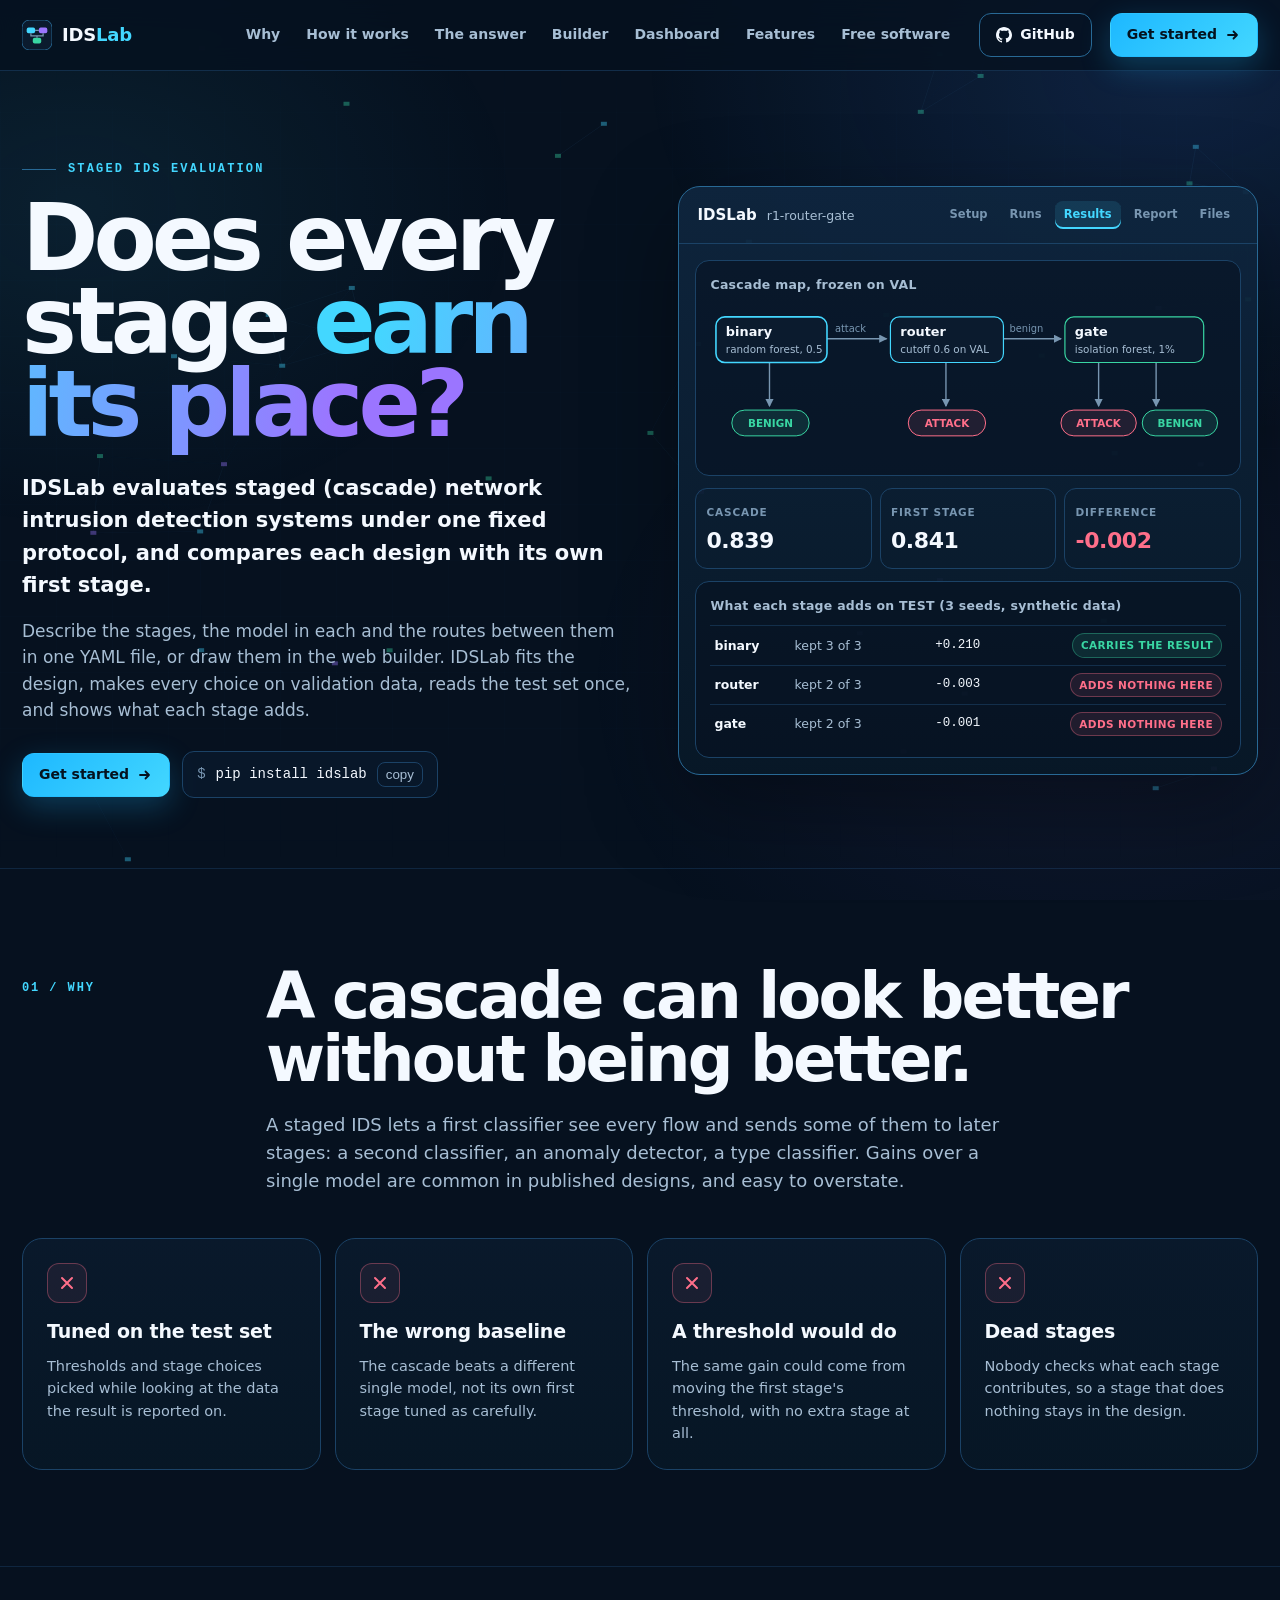
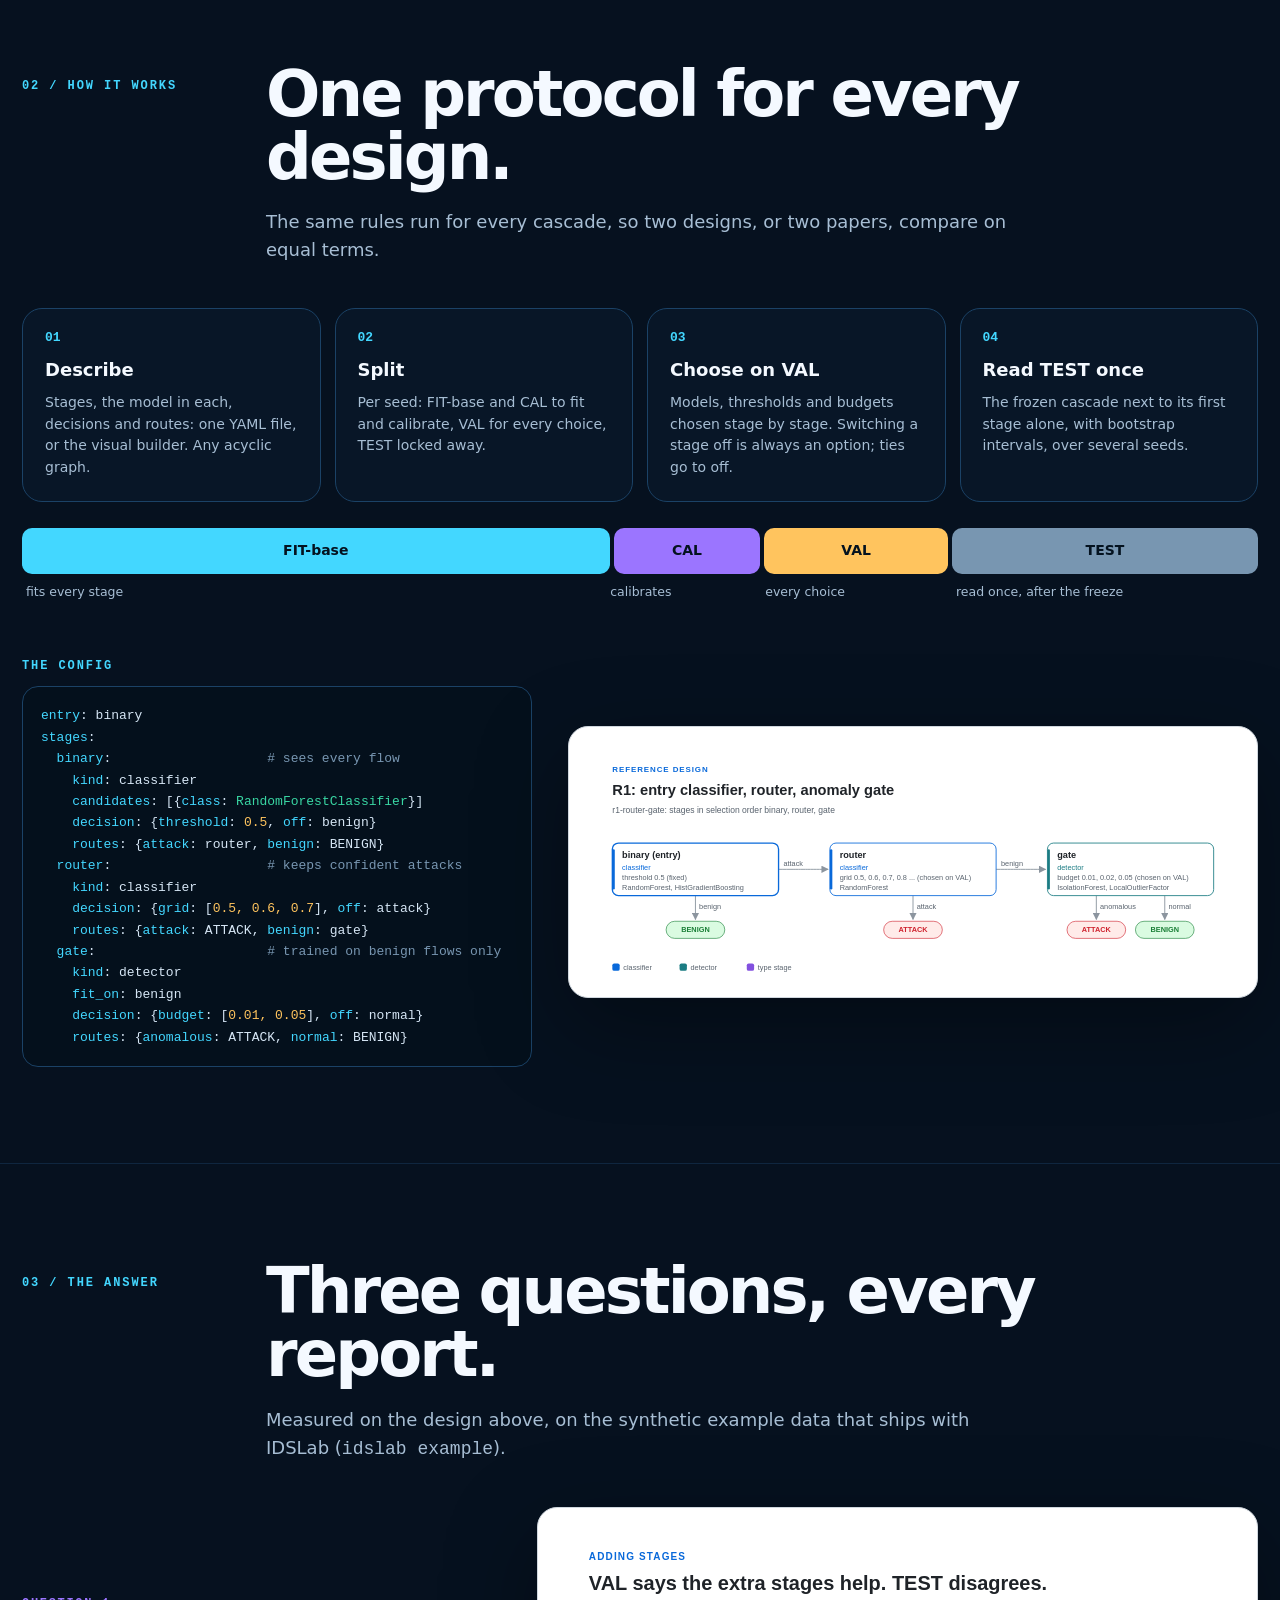
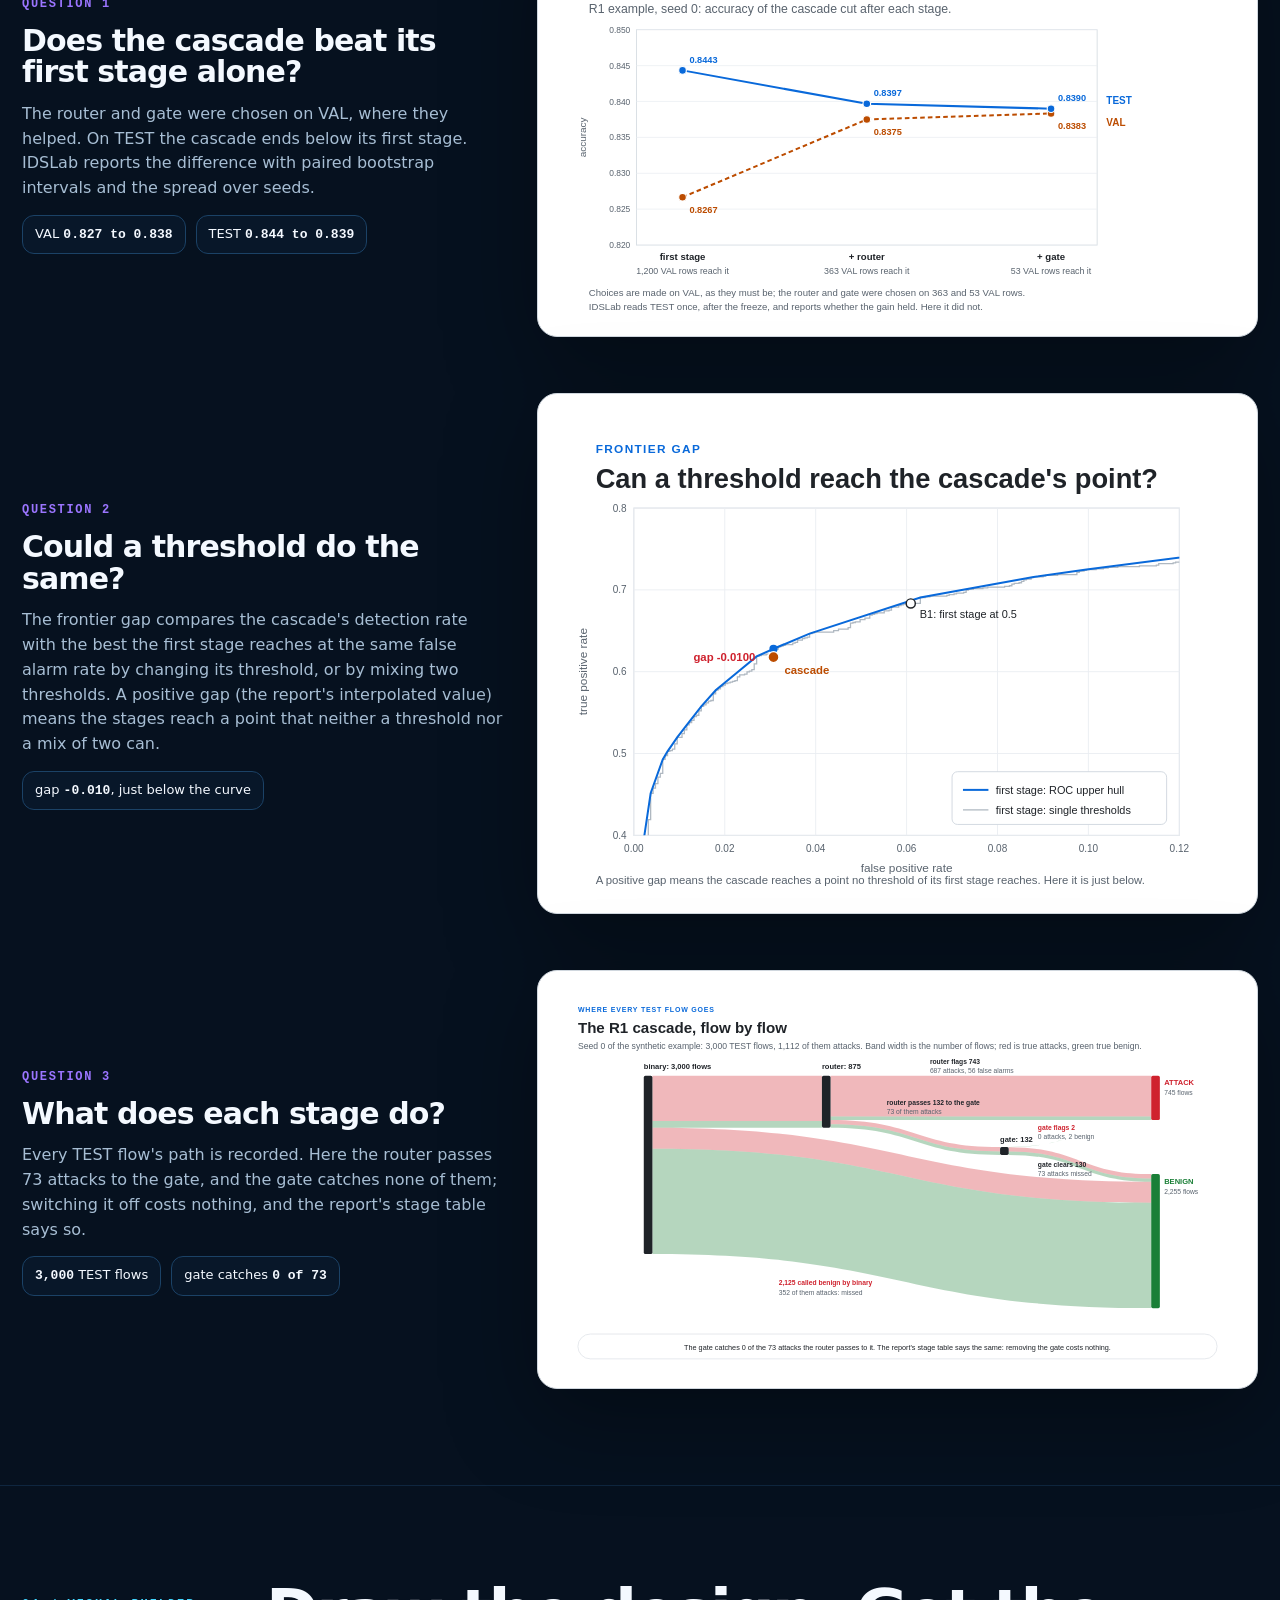
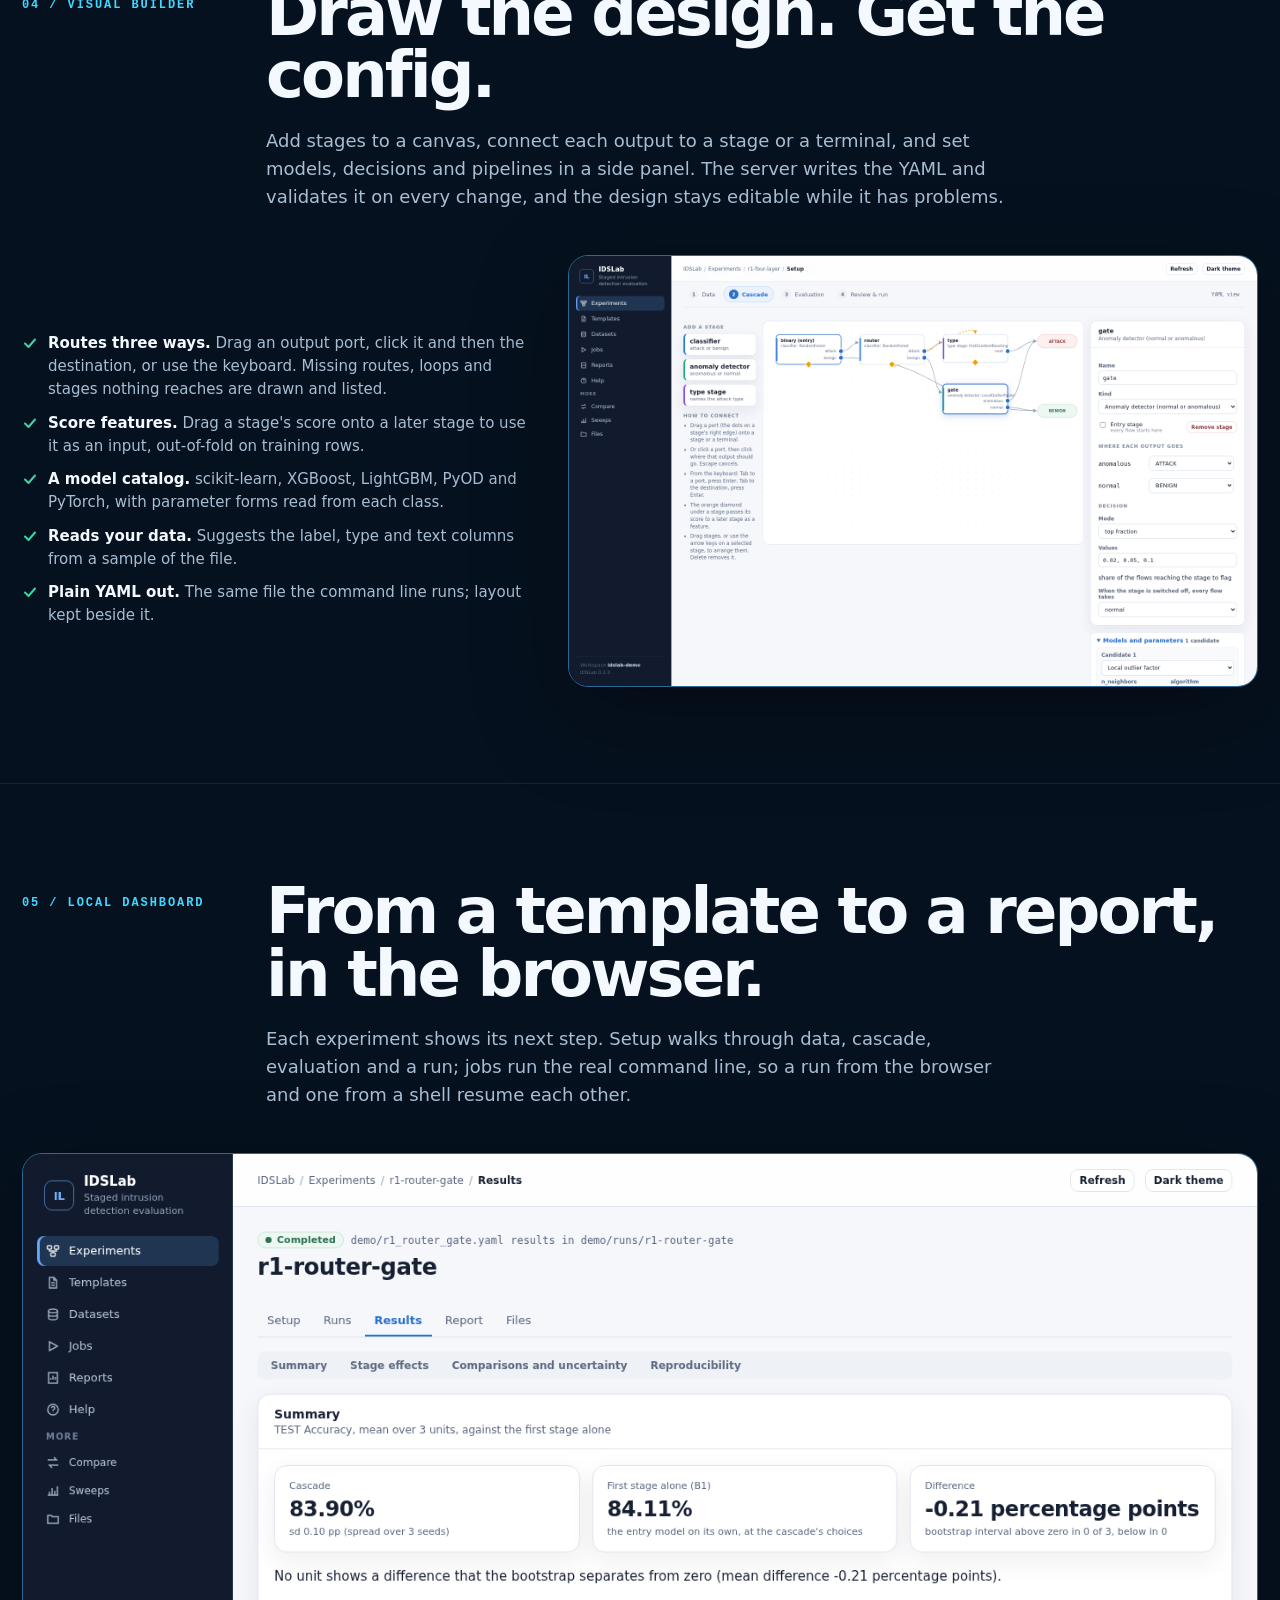
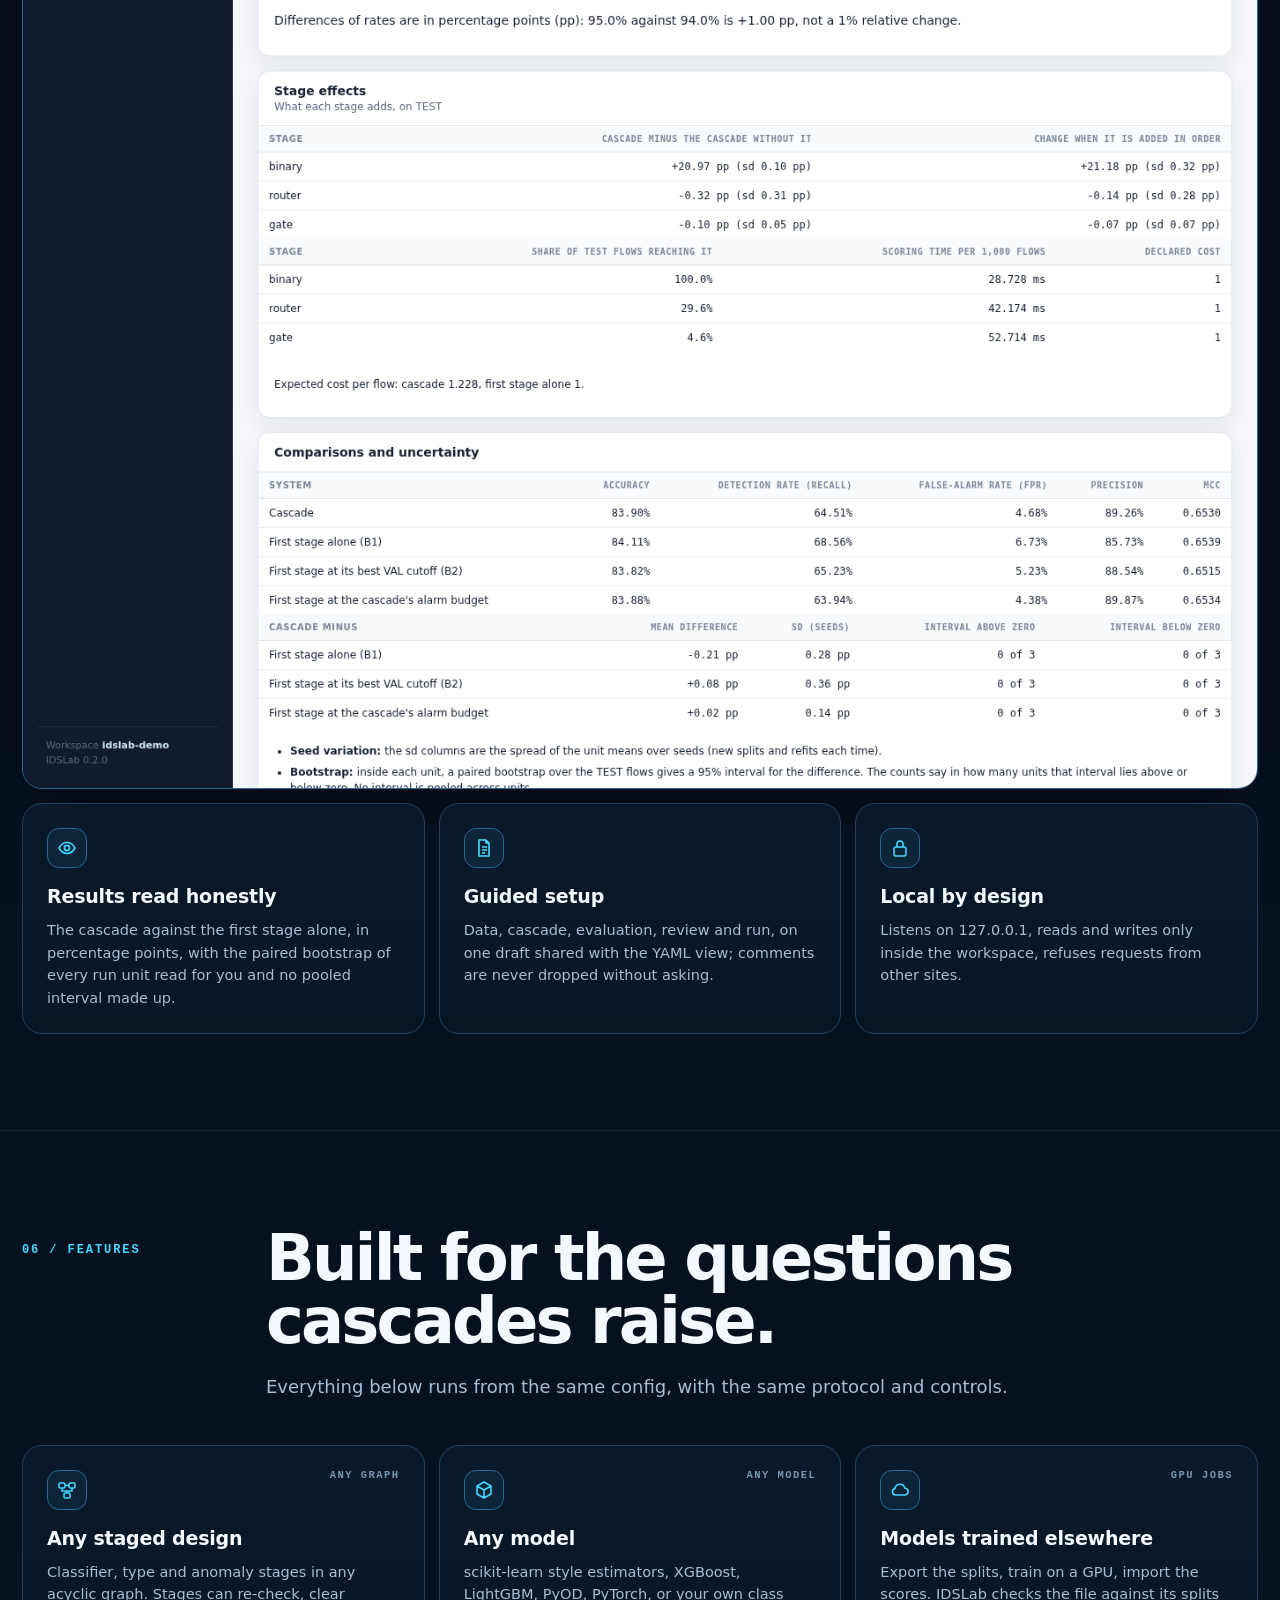
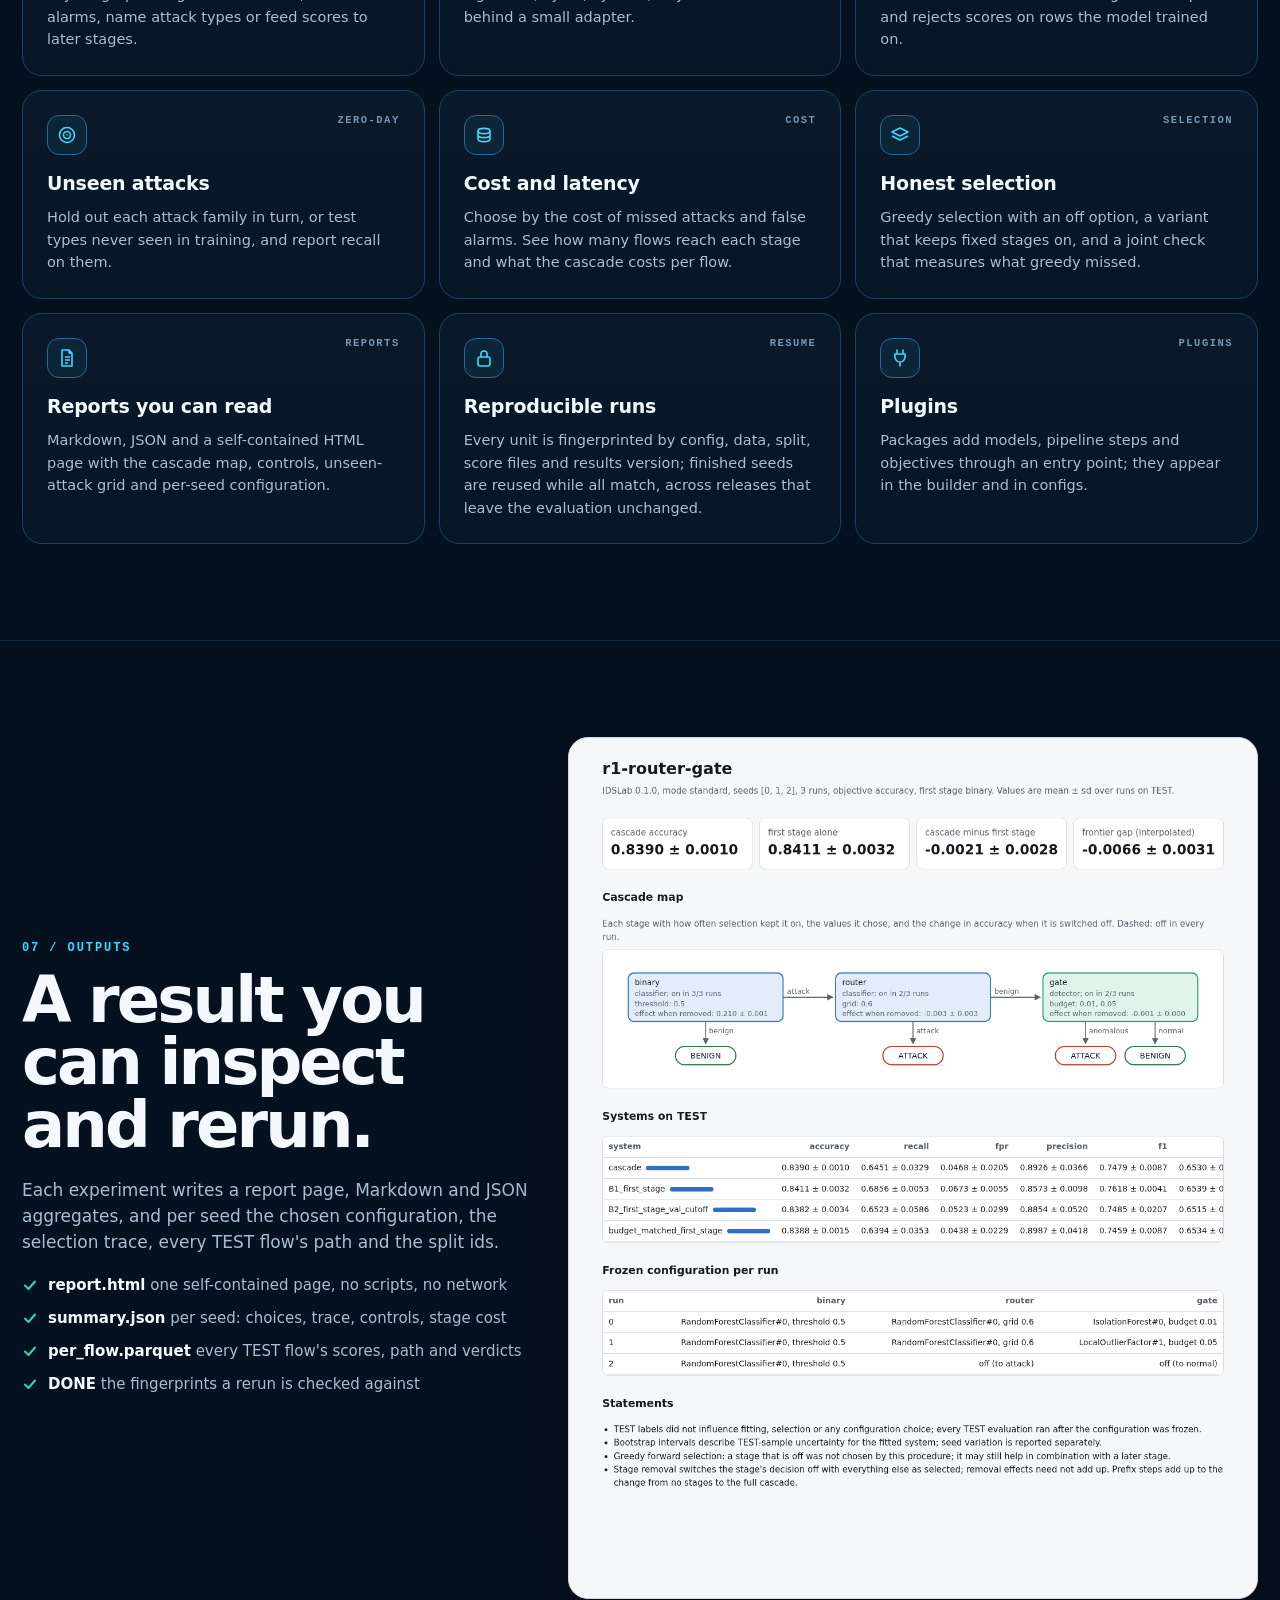
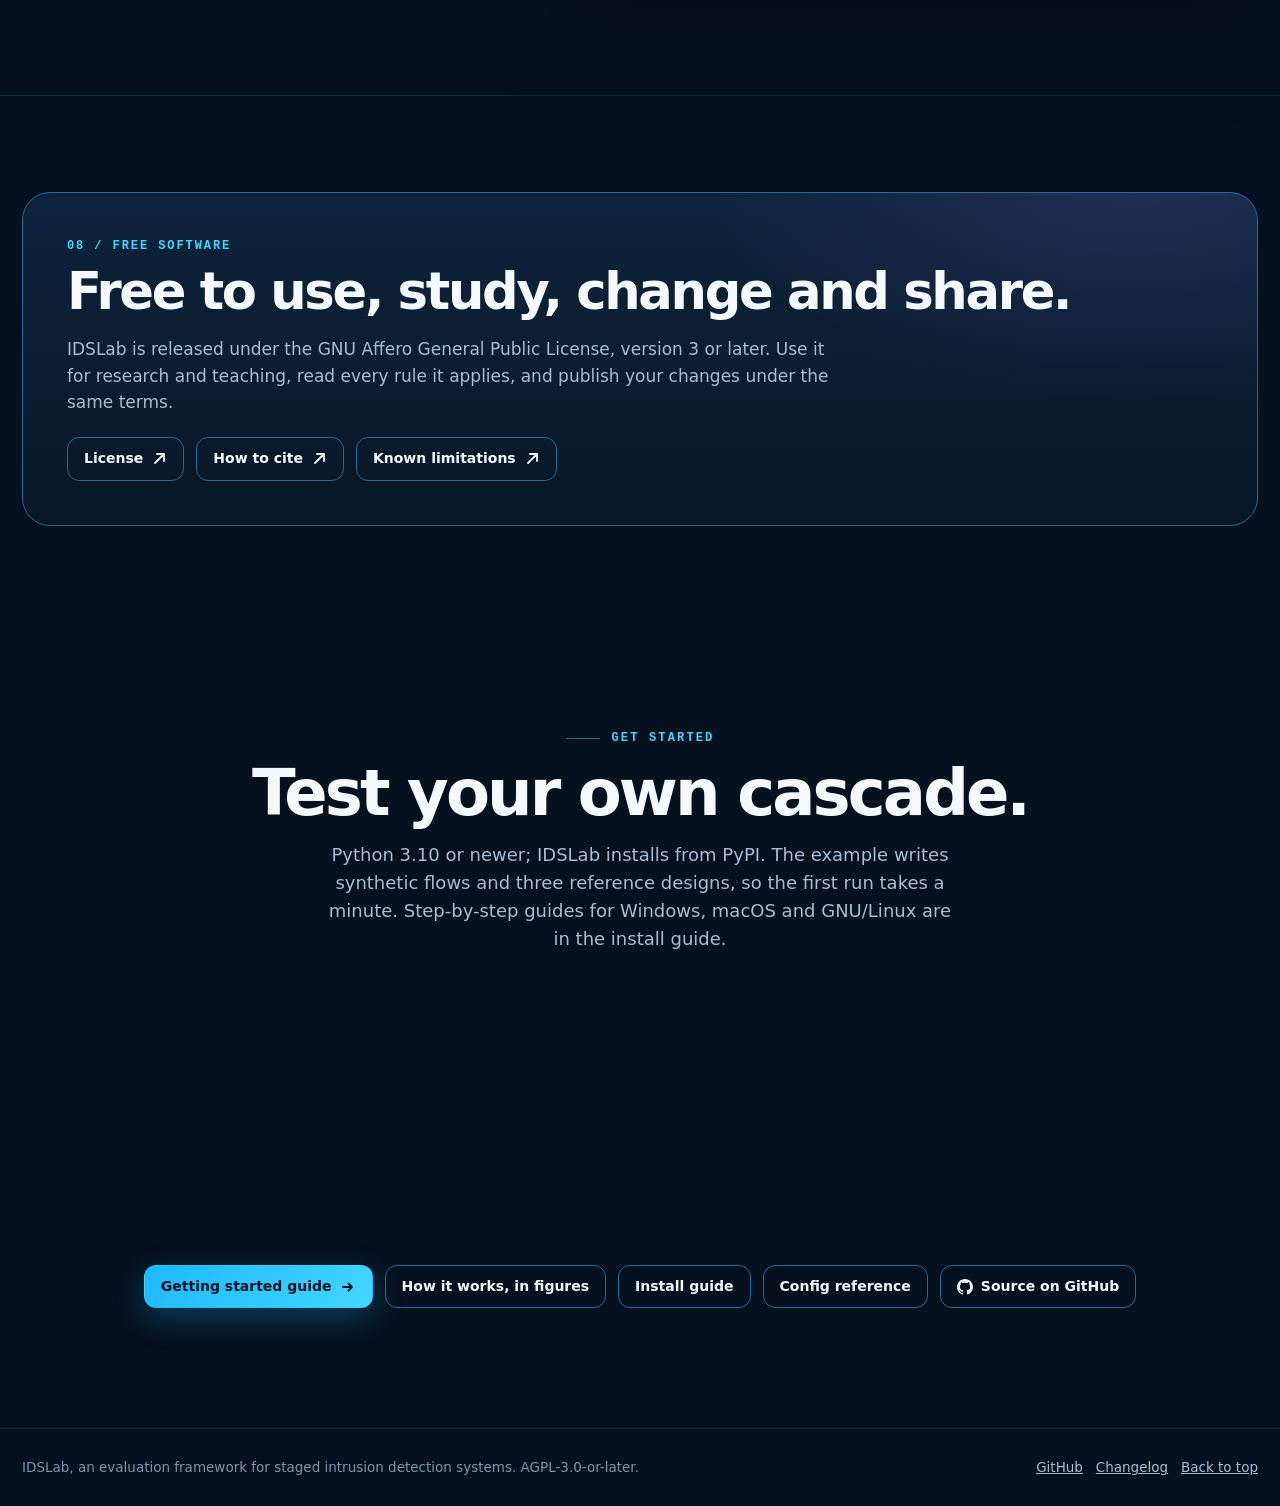
<file: docs/index.html>
<!doctype html>
<!-- SPDX-License-Identifier: AGPL-3.0-or-later -->
<!-- Copyright (C) 2026 hashtagRR -->
<html lang="en">
<head>
<meta charset="utf-8" />
<meta name="viewport" content="width=device-width,initial-scale=1" />
<meta name="description" content="IDSLab evaluates staged (cascade) intrusion detection systems under one fixed protocol and shows whether every stage earns its place against the first stage alone." />
<meta name="theme-color" content="#06111f" />
<meta property="og:title" content="IDSLab | Staged IDS evaluation" />
<meta property="og:description" content="Describe a cascade IDS in one YAML file. IDSLab fits it, makes every choice on validation data, and reports it on test data next to its own first stage." />
<meta property="og:image" content="https://hashtagRR.github.io/IDSLab/img/idslab-overview.svg" />
<title>IDSLab | Staged IDS Evaluation</title>
<link rel="icon" href="data:image/svg+xml,%3Csvg xmlns='http://www.w3.org/2000/svg' viewBox='0 0 32 32'%3E%3Crect width='32' height='32' rx='8' fill='%2306111f'/%3E%3Crect x='5' y='8' width='9' height='6' rx='2' fill='%2343d7ff'/%3E%3Crect x='18' y='8' width='9' height='6' rx='2' fill='%239b75ff'/%3E%3Crect x='11.5' y='19' width='9' height='6' rx='2' fill='%2339d6a3'/%3E%3C/svg%3E" />
<style>
:root{
  --bg:#06111f;--bg-2:#081827;--panel:#0b1b2e;--panel-2:#0f263f;--panel-3:#102d4b;
  --line:#1b4266;--line-hi:#286995;--text:#f4f9ff;--muted:#a7bed4;--muted-2:#7896b1;
  --cyan:#43d7ff;--cyan-2:#1db8ff;--blue:#4a8cff;--violet:#9b75ff;--green:#39d6a3;--amber:#ffc45e;--red:#ff6f8a;
  --max:1240px;--radius:20px;--shadow:0 28px 90px rgba(0,0,0,.34);
}
*{box-sizing:border-box}
html{scroll-behavior:smooth}
body{margin:0;background:var(--bg);color:var(--text);font-family:Inter,ui-sans-serif,system-ui,-apple-system,BlinkMacSystemFont,"Segoe UI",sans-serif;line-height:1.55;overflow-x:hidden}
a{color:inherit}
::selection{background:rgba(67,215,255,.26)}
:focus-visible{outline:2px solid var(--cyan);outline-offset:3px;border-radius:8px}
.wrap{width:min(var(--max),calc(100% - 44px));margin:auto;position:relative;z-index:2}
.mono{font-family:"SFMono-Regular",Consolas,"Liberation Mono",monospace}
.muted{color:var(--muted)}
svg.i{width:16px;height:16px;vertical-align:-3px}

/* ambient background */
#field{position:fixed;inset:0;width:100%;height:100%;z-index:0;pointer-events:none;opacity:.7}
.glow{position:fixed;inset:0;z-index:0;pointer-events:none;background:
 radial-gradient(760px 520px at 92% 8%,rgba(59,130,246,.16),transparent 70%),
 radial-gradient(660px 480px at 6% 23%,rgba(67,215,255,.08),transparent 67%),
 radial-gradient(720px 540px at 85% 76%,rgba(155,117,255,.07),transparent 70%)}
.gridfade{position:fixed;inset:0;z-index:0;pointer-events:none;opacity:.13;background-image:linear-gradient(rgba(86,150,204,.12) 1px,transparent 1px),linear-gradient(90deg,rgba(86,150,204,.12) 1px,transparent 1px);background-size:56px 56px;mask-image:linear-gradient(to bottom,transparent 0,#000 14%,#000 80%,transparent 100%)}

/* nav */
header{position:sticky;top:0;z-index:50;background:rgba(6,17,31,.78);backdrop-filter:blur(14px);border-bottom:1px solid rgba(27,66,102,.6)}
.nav{display:flex;align-items:center;gap:18px;height:70px}
.logo{display:flex;align-items:center;gap:10px;font-weight:800;font-size:18px;text-decoration:none;letter-spacing:-.01em}
.logo b{color:var(--cyan)}
.links{display:flex;gap:4px;margin-left:auto;flex-wrap:nowrap}
.links a{padding:8px 11px;border-radius:10px;text-decoration:none;color:var(--muted);font-size:14px;font-weight:600}
.links a:hover,.links a.on{color:var(--text);background:rgba(67,215,255,.08)}
.btn{display:inline-flex;align-items:center;gap:8px;padding:10px 16px;border-radius:12px;font-weight:700;font-size:14px;text-decoration:none;border:1px solid var(--line-hi);white-space:nowrap}
.btn:hover{border-color:var(--cyan)}
.btn.primary{background:linear-gradient(135deg,var(--cyan-2),var(--cyan));color:#04121f;border-color:transparent;box-shadow:0 10px 30px rgba(29,184,255,.25)}
.menu{display:none;margin-left:auto;background:none;border:1px solid var(--line-hi);color:var(--text);border-radius:10px;padding:8px 12px;font:inherit;font-weight:700}

/* hero */
.hero{padding:92px 0 70px;display:grid;grid-template-columns:minmax(0,1.05fr) minmax(0,1fr);gap:48px;align-items:center}
.eyebrow{display:flex;align-items:center;gap:12px;font:700 12px/1 "SFMono-Regular",Consolas,monospace;letter-spacing:.18em;color:var(--cyan);text-transform:uppercase}
.eyebrow:before{content:"";width:34px;height:1px;background:var(--line-hi)}
h1{font-size:clamp(46px,7.2vw,104px);line-height:.9;letter-spacing:-.055em;margin:22px 0 26px;font-weight:900}
.grad{background:linear-gradient(100deg,var(--cyan) 10%,var(--violet) 80%);-webkit-background-clip:text;background-clip:text;color:transparent}
.lede{font-size:21px;font-weight:650;max-width:620px;margin:0 0 16px}
.sub{color:var(--muted);font-size:17px;max-width:610px;margin:0 0 28px}
.ctas{display:flex;gap:12px;flex-wrap:wrap;align-items:center}
.install{display:inline-flex;align-items:center;gap:10px;border:1px solid var(--line);background:rgba(11,27,46,.7);border-radius:12px;padding:10px 14px;font-size:14px}
.install span{color:var(--muted-2)}
.copy{background:none;border:1px solid var(--line);color:var(--muted);border-radius:8px;padding:4px 8px;font:600 12px/1 inherit;cursor:pointer}
.copy:hover{color:var(--text);border-color:var(--cyan)}

/* app mock */
.mock{border:1px solid var(--line-hi);border-radius:22px;background:linear-gradient(180deg,rgba(15,38,63,.92),rgba(8,24,39,.94));box-shadow:var(--shadow);overflow:hidden;position:relative}
.mock-top{display:flex;align-items:center;gap:10px;padding:14px 18px;border-bottom:1px solid var(--line)}
.mock-top b{font-size:15px}
.tabs{display:flex;gap:4px;margin-left:auto}
.tabs span{font-size:11.5px;font-weight:700;color:var(--muted-2);padding:5px 9px;border-radius:8px}
.tabs span.on{background:rgba(67,215,255,.12);color:var(--cyan);box-shadow:inset 0 -2px 0 var(--cyan)}
.mock-body{padding:16px;display:grid;gap:12px}
.mbox{border:1px solid var(--line);border-radius:14px;background:rgba(6,17,31,.55);padding:14px}
.mbox h4{margin:0 0 10px;font-size:12.5px;color:var(--muted);font-weight:700;letter-spacing:.02em}
.kpis{display:grid;grid-template-columns:repeat(3,1fr);gap:8px}
.kpi{border:1px solid var(--line);border-radius:12px;padding:10px}
.kpi b{display:block;font-size:22px;letter-spacing:-.02em}
.kpi small{color:var(--muted-2);font-size:10.5px;font-weight:700;letter-spacing:.08em;text-transform:uppercase}
.vt{width:100%;border-collapse:collapse;font-size:12.5px}
.vt td{padding:7px 4px;border-top:1px solid rgba(27,66,102,.6)}
.vt td.n{text-align:right;font-family:"SFMono-Regular",Consolas,monospace}
.pill{display:inline-block;font-size:10.5px;font-weight:800;padding:3px 8px;border-radius:99px;letter-spacing:.04em}
.pill.g{color:var(--green);background:rgba(57,214,163,.12);border:1px solid rgba(57,214,163,.35)}
.pill.r{color:var(--red);background:rgba(255,111,138,.1);border:1px solid rgba(255,111,138,.35)}
.float{position:absolute;font:700 11px/1 "SFMono-Regular",Consolas,monospace;letter-spacing:.12em;color:var(--text);border:1px solid var(--line-hi);background:rgba(6,17,31,.9);padding:9px 12px;border-radius:10px}

/* sections */
.section{padding:96px 0;border-top:1px solid rgba(27,66,102,.45)}
.shead{display:grid;grid-template-columns:220px minmax(0,1fr);gap:24px;margin-bottom:44px}
.num{font:700 12px/1.6 "SFMono-Regular",Consolas,monospace;letter-spacing:.16em;color:var(--cyan);text-transform:uppercase;padding-top:14px}
h2{font-size:clamp(36px,5vw,68px);line-height:.98;letter-spacing:-.045em;margin:0 0 20px;font-weight:900}
.shead p{color:var(--muted);font-size:18px;max-width:760px;margin:0}
.grid{display:grid;gap:14px}
.g2{grid-template-columns:repeat(2,minmax(0,1fr))}
.g3{grid-template-columns:repeat(3,minmax(0,1fr))}
.g4{grid-template-columns:repeat(4,minmax(0,1fr))}
.card{border:1px solid var(--line);border-radius:var(--radius);background:linear-gradient(180deg,rgba(11,27,46,.85),rgba(8,24,39,.85));padding:24px;position:relative}
.card h3{margin:14px 0 8px;font-size:19px;letter-spacing:-.01em}
.card p{margin:0;color:var(--muted);font-size:14.5px}
.ic{width:40px;height:40px;border-radius:12px;display:grid;place-items:center;border:1px solid var(--line-hi);background:rgba(67,215,255,.06);color:var(--cyan)}
.ic svg{width:20px;height:20px}
.tag{position:absolute;top:24px;right:24px;font:700 10.5px/1 "SFMono-Regular",Consolas,monospace;letter-spacing:.14em;color:var(--muted-2)}
.bad .ic{color:var(--red);background:rgba(255,111,138,.07);border-color:rgba(255,111,138,.35)}

/* steps */
.steps{display:grid;grid-template-columns:repeat(4,minmax(0,1fr));gap:14px;counter-reset:s}
.step{border:1px solid var(--line);border-radius:var(--radius);padding:22px;background:rgba(11,27,46,.6)}
.step:before{counter-increment:s;content:counter(s,decimal-leading-zero);font:800 13px/1 "SFMono-Regular",Consolas,monospace;color:var(--cyan);display:block;margin-bottom:12px}
.step h3{margin:0 0 8px;font-size:18px}
.step p{margin:0;color:var(--muted);font-size:14px}
.splitbar{display:flex;gap:4px;margin:26px 0 8px;height:46px}
.splitbar div{border-radius:10px;display:grid;place-items:center;font-weight:800;font-size:14px;color:#04121f}
.splitlab{display:flex;gap:4px;font-size:12.5px;color:var(--muted)}
.splitlab div{padding:0 4px}

/* figures */
.plate{border-radius:var(--radius);background:#fff;padding:14px;box-shadow:var(--shadow);border:1px solid #d0d7de}
.plate img{display:block;width:100%;height:auto;border-radius:10px}
.shot{border-radius:var(--radius);border:1px solid var(--line-hi);overflow:hidden;box-shadow:var(--shadow);background:var(--panel)}
.shot img{display:block;width:100%;height:auto}
.qa{display:grid;grid-template-columns:minmax(0,.8fr) minmax(0,1.2fr);gap:34px;align-items:center;margin-bottom:56px}
.qa:last-child{margin-bottom:0}
.qa h3{font-size:30px;line-height:1.05;letter-spacing:-.03em;margin:10px 0 14px}
.qa p{color:var(--muted);font-size:16px;margin:0 0 12px}
.qa .k{font:700 12px/1 "SFMono-Regular",Consolas,monospace;letter-spacing:.14em;color:var(--violet)}
.facts{display:flex;gap:10px;flex-wrap:wrap;margin-top:14px}
.fact{border:1px solid var(--line);border-radius:12px;padding:8px 12px;font-size:13px;background:rgba(11,27,46,.7)}
.fact b{font-family:"SFMono-Regular",Consolas,monospace}
.split2{display:grid;grid-template-columns:minmax(0,.85fr) minmax(0,1.15fr);gap:36px;align-items:center}
ul.ticks{list-style:none;padding:0;margin:18px 0 0;display:grid;gap:10px}
ul.ticks li{display:flex;gap:10px;color:var(--muted);font-size:15px}
ul.ticks li svg{flex:none;color:var(--green);margin-top:3px}
ul.ticks b{color:var(--text)}

/* code */
pre.code{margin:0;background:#04101c;border:1px solid var(--line);border-radius:16px;padding:18px;overflow:auto;font:13px/1.65 "SFMono-Regular",Consolas,monospace;color:#d6e6f5}
.k1{color:var(--cyan)}.k2{color:var(--amber)}.k3{color:var(--muted-2)}.k4{color:var(--green)}

/* license and cta */
.free{border:1px solid var(--line-hi);border-radius:28px;padding:44px;background:radial-gradient(600px 300px at 90% 0,rgba(155,117,255,.13),transparent 70%),linear-gradient(180deg,rgba(15,38,63,.9),rgba(8,24,39,.9))}
.free h2{font-size:clamp(32px,4vw,52px)}
.cta{text-align:center;padding:110px 0 120px}
.cta h2{margin-bottom:16px}
.cta p{color:var(--muted);font-size:18px;margin:0 auto 30px;max-width:640px}
.cta pre.code{max-width:760px;margin:0 auto 30px;text-align:left}
footer{border-top:1px solid rgba(27,66,102,.5);padding:28px 0;color:var(--muted-2);font-size:13.5px;position:relative;z-index:2}
footer .wrap{display:flex;gap:18px;flex-wrap:wrap;justify-content:space-between}
footer a{color:var(--muted)}

[data-reveal]{opacity:0;transform:translateY(18px);transition:opacity .7s ease,transform .7s ease}
[data-reveal].in{opacity:1;transform:none}
@media(max-width:1100px){.links{display:none}.menu{display:inline-flex}.links.open{display:flex;position:absolute;top:70px;left:0;right:0;flex-direction:column;background:rgba(6,17,31,.97);padding:12px 22px;border-bottom:1px solid var(--line)}
 .hero{grid-template-columns:minmax(0,1fr)}.g4{grid-template-columns:repeat(2,minmax(0,1fr))}.steps{grid-template-columns:repeat(2,minmax(0,1fr))}.qa,.split2{grid-template-columns:minmax(0,1fr)}}
@media(max-width:720px){.shead{grid-template-columns:minmax(0,1fr);gap:6px}.g2,.g3,.g4,.steps{grid-template-columns:minmax(0,1fr)}.nav .btn.primary,.mock .tabs{display:none}.splitlab{font-size:11px}.hero{padding-top:54px}.section{padding:70px 0}.nav .btn.gh{display:none}.free{padding:28px}.kpis{grid-template-columns:repeat(3,minmax(0,1fr))}}
@media(prefers-reduced-motion:reduce){html{scroll-behavior:auto}*,*:before,*:after{animation:none!important;transition:none!important}[data-reveal]{opacity:1;transform:none}#field{display:none}}
</style>
</head>
<body id="top">
<canvas id="field" aria-hidden="true"></canvas><div class="glow" aria-hidden="true"></div><div class="gridfade" aria-hidden="true"></div>

<svg width="0" height="0" style="position:absolute" aria-hidden="true">
  <symbol id="i-arrow" viewBox="0 0 16 16"><path d="M3 8h9M8.5 4.5 12 8l-3.5 3.5" fill="none" stroke="currentColor" stroke-width="1.8" stroke-linecap="round" stroke-linejoin="round"/></symbol>
  <symbol id="i-out" viewBox="0 0 16 16"><path d="M6 3h7v7M13 3 4 12" fill="none" stroke="currentColor" stroke-width="1.8" stroke-linecap="round" stroke-linejoin="round"/></symbol>
  <symbol id="i-check" viewBox="0 0 16 16"><path d="M3 8.5 6.5 12 13 4.5" fill="none" stroke="currentColor" stroke-width="2" stroke-linecap="round" stroke-linejoin="round"/></symbol>
  <symbol id="i-x" viewBox="0 0 20 20"><path d="M5 5l10 10M15 5 5 15" fill="none" stroke="currentColor" stroke-width="2" stroke-linecap="round"/></symbol>
  <symbol id="i-graph" viewBox="0 0 20 20"><rect x="2" y="3" width="6" height="5" rx="1.5" fill="none" stroke="currentColor" stroke-width="1.6"/><rect x="12" y="3" width="6" height="5" rx="1.5" fill="none" stroke="currentColor" stroke-width="1.6"/><rect x="7" y="13" width="6" height="5" rx="1.5" fill="none" stroke="currentColor" stroke-width="1.6"/><path d="M8 5.5h4M5 8v3h5v2M15 8v3h-5" fill="none" stroke="currentColor" stroke-width="1.6"/></symbol>
  <symbol id="i-cube" viewBox="0 0 20 20"><path d="M10 2 17 6v8l-7 4-7-4V6z M3 6l7 4 7-4 M10 10v8" fill="none" stroke="currentColor" stroke-width="1.6" stroke-linejoin="round"/></symbol>
  <symbol id="i-lock" viewBox="0 0 20 20"><rect x="4" y="9" width="12" height="9" rx="2" fill="none" stroke="currentColor" stroke-width="1.6"/><path d="M7 9V6a3 3 0 0 1 6 0v3" fill="none" stroke="currentColor" stroke-width="1.6"/></symbol>
  <symbol id="i-target" viewBox="0 0 20 20"><circle cx="10" cy="10" r="7.5" fill="none" stroke="currentColor" stroke-width="1.6"/><circle cx="10" cy="10" r="3.5" fill="none" stroke="currentColor" stroke-width="1.6"/><circle cx="10" cy="10" r=".8" fill="currentColor"/></symbol>
  <symbol id="i-eye" viewBox="0 0 20 20"><path d="M2 10s3-5.5 8-5.5S18 10 18 10s-3 5.5-8 5.5S2 10 2 10z" fill="none" stroke="currentColor" stroke-width="1.6"/><circle cx="10" cy="10" r="2.6" fill="none" stroke="currentColor" stroke-width="1.6"/></symbol>
  <symbol id="i-coin" viewBox="0 0 20 20"><ellipse cx="10" cy="6" rx="6" ry="2.6" fill="none" stroke="currentColor" stroke-width="1.6"/><path d="M4 6v8c0 1.4 2.7 2.6 6 2.6s6-1.2 6-2.6V6M4 10c0 1.4 2.7 2.6 6 2.6s6-1.2 6-2.6" fill="none" stroke="currentColor" stroke-width="1.6"/></symbol>
  <symbol id="i-plug" viewBox="0 0 20 20"><path d="M7 2v4M13 2v4M5 6h10v3a5 5 0 0 1-10 0zM10 14v4" fill="none" stroke="currentColor" stroke-width="1.6" stroke-linecap="round"/></symbol>
  <symbol id="i-doc" viewBox="0 0 20 20"><path d="M5 2h7l3 3v13H5z M12 2v3h3 M8 9h5M8 12h5M8 15h3" fill="none" stroke="currentColor" stroke-width="1.6" stroke-linejoin="round"/></symbol>
  <symbol id="i-cloud" viewBox="0 0 20 20"><path d="M6 15h8.5a3.5 3.5 0 0 0 .3-7A5 5 0 0 0 5 8.5 3.3 3.3 0 0 0 6 15z" fill="none" stroke="currentColor" stroke-width="1.6" stroke-linejoin="round"/></symbol>
  <symbol id="i-layers" viewBox="0 0 20 20"><path d="m10 3 8 4-8 4-8-4zM2 11l8 4 8-4" fill="none" stroke="currentColor" stroke-width="1.6" stroke-linejoin="round"/></symbol>
  <symbol id="i-gh" viewBox="0 0 16 16"><path fill="currentColor" d="M8 0C3.6 0 0 3.6 0 8c0 3.5 2.3 6.5 5.5 7.6.4.1.5-.2.5-.4v-1.4c-2.2.5-2.7-1-2.7-1-.4-.9-.9-1.2-.9-1.2-.7-.5.1-.5.1-.5.8.1 1.2.8 1.2.8.7 1.3 1.9.9 2.4.7.1-.5.3-.9.5-1.1-1.8-.2-3.6-.9-3.6-4 0-.9.3-1.6.8-2.1-.1-.2-.4-1 .1-2.1 0 0 .7-.2 2.2.8.6-.2 1.3-.3 2-.3s1.4.1 2 .3c1.5-1 2.2-.8 2.2-.8.4 1.1.2 1.9.1 2.1.5.6.8 1.3.8 2.1 0 3.1-1.9 3.7-3.7 3.9.3.3.6.8.6 1.5v2.2c0 .2.1.5.6.4C13.7 14.5 16 11.5 16 8c0-4.4-3.6-8-8-8z"/></symbol>
</svg>

<header>
  <div class="wrap nav">
    <a class="logo" href="#top" aria-label="IDSLab home">
      <svg width="30" height="30" viewBox="0 0 32 32" aria-hidden="true"><rect width="32" height="32" rx="8" fill="#0b1b2e" stroke="#286995"/><rect x="5" y="8" width="9" height="6" rx="2" fill="#43d7ff"/><rect x="18" y="8" width="9" height="6" rx="2" fill="#9b75ff"/><rect x="11.5" y="19" width="9" height="6" rx="2" fill="#39d6a3"/><path d="M14 11h4M9.5 14v3h6.5v2M22.5 14v3H16" stroke="#7896b1" stroke-width="1.3" fill="none"/></svg>
      <span>IDS<b>Lab</b></span>
    </a>
    <nav class="links" id="links" aria-label="Sections">
      <a href="#why">Why</a><a href="#how">How it works</a><a href="#answer">The answer</a><a href="#builder">Builder</a>
      <a href="#dashboard">Dashboard</a><a href="#features">Features</a><a href="#license">Free software</a>
    </nav>
    <button class="menu" id="menu" aria-expanded="false" aria-controls="links">Menu</button>
    <a class="btn gh" href="https://github.com/hashtagRR/IDSLab"><svg class="i"><use href="#i-gh"/></svg>GitHub</a>
    <a class="btn primary" href="#start">Get started <svg class="i"><use href="#i-arrow"/></svg></a>
  </div>
</header>

<main>
<section class="wrap hero">
  <div data-reveal>
    <div class="eyebrow">Staged IDS evaluation</div>
    <h1>Does every stage <span class="grad">earn its place?</span></h1>
    <p class="lede">IDSLab evaluates staged (cascade) network intrusion detection systems under one fixed protocol, and compares each design with its own first stage.</p>
    <p class="sub">Describe the stages, the model in each and the routes between them in one YAML file, or draw them in the web builder. IDSLab fits the design, makes every choice on validation data, reads the test set once, and shows what each stage adds.</p>
    <div class="ctas">
      <a class="btn primary" href="#start">Get started <svg class="i"><use href="#i-arrow"/></svg></a>
      <span class="install mono"><span>$</span> pip install idslab <button class="copy" data-copy="pip install idslab" type="button">copy</button></span>
    </div>
  </div>
  <div class="mock" data-reveal aria-label="An IDSLab result, shown as an app panel">
    <div class="mock-top"><b>IDSLab</b><span class="muted" style="font-size:12.5px">r1-router-gate</span>
      <div class="tabs"><span>Setup</span><span>Runs</span><span class="on">Results</span><span>Report</span><span>Files</span></div></div>
    <div class="mock-body">
      <div class="mbox">
        <h4>Cascade map, frozen on VAL</h4>
        <svg viewBox="0 0 520 150" width="100%" role="img" aria-label="binary routes attacks to router; router routes attacks to ATTACK and the rest to gate; gate routes anomalous flows to ATTACK and normal ones to BENIGN">
          <defs><marker id="ma" viewBox="0 0 8 8" refX="7" refY="4" markerWidth="6" markerHeight="6" orient="auto"><path d="M0,0 L8,4 L0,8z" fill="#7896b1"/></marker></defs>
          <g fill="none" stroke="#7896b1" stroke-width="1.4">
            <path d="M118 34 C150 34 150 34 178 34" marker-end="url(#ma)"/><path d="M296 34 C326 34 326 34 354 34" marker-end="url(#ma)"/>
            <path d="M60 58 V102" marker-end="url(#ma)"/><path d="M238 58 V102" marker-end="url(#ma)"/>
            <path d="M392 58 V102" marker-end="url(#ma)"/><path d="M450 58 V102" marker-end="url(#ma)"/>
          </g>
          <g font-family="ui-sans-serif,system-ui,sans-serif">
            <rect x="6" y="12" width="112" height="46" rx="9" fill="#0b1b2e" stroke="#43d7ff" stroke-width="1.6"/><text x="16" y="31" fill="#f4f9ff" font-size="13" font-weight="700">binary</text><text x="16" y="48" fill="#a7bed4" font-size="10.5">random forest, 0.5</text>
            <rect x="182" y="12" width="114" height="46" rx="9" fill="#0b1b2e" stroke="#43d7ff" stroke-width="1.2"/><text x="192" y="31" fill="#f4f9ff" font-size="13" font-weight="700">router</text><text x="192" y="48" fill="#a7bed4" font-size="10.5">cutoff 0.6 on VAL</text>
            <rect x="358" y="12" width="140" height="46" rx="9" fill="#0b1b2e" stroke="#39d6a3" stroke-width="1.2"/><text x="368" y="31" fill="#f4f9ff" font-size="13" font-weight="700">gate</text><text x="368" y="48" fill="#a7bed4" font-size="10.5">isolation forest, 1%</text>
            <text x="126" y="27" fill="#7896b1" font-size="10">attack</text><text x="302" y="27" fill="#7896b1" font-size="10">benign</text>
            <rect x="22" y="106" width="78" height="26" rx="13" fill="rgba(57,214,163,.12)" stroke="#39d6a3"/><text x="61" y="123" fill="#39d6a3" font-size="10.5" font-weight="800" text-anchor="middle">BENIGN</text>
            <rect x="200" y="106" width="78" height="26" rx="13" fill="rgba(255,111,138,.1)" stroke="#ff6f8a"/><text x="239" y="123" fill="#ff6f8a" font-size="10.5" font-weight="800" text-anchor="middle">ATTACK</text>
            <rect x="354" y="106" width="76" height="26" rx="13" fill="rgba(255,111,138,.1)" stroke="#ff6f8a"/><text x="392" y="123" fill="#ff6f8a" font-size="10.5" font-weight="800" text-anchor="middle">ATTACK</text>
            <rect x="436" y="106" width="76" height="26" rx="13" fill="rgba(57,214,163,.12)" stroke="#39d6a3"/><text x="474" y="123" fill="#39d6a3" font-size="10.5" font-weight="800" text-anchor="middle">BENIGN</text>
          </g>
        </svg>
      </div>
      <div class="kpis">
        <div class="kpi"><small>Cascade</small><b>0.839</b></div>
        <div class="kpi"><small>First stage</small><b>0.841</b></div>
        <div class="kpi"><small>Difference</small><b style="color:var(--red)">-0.002</b></div>
      </div>
      <div class="mbox">
        <h4>What each stage adds on TEST (3 seeds, synthetic data)</h4>
        <table class="vt">
          <tr><td><b>binary</b></td><td class="muted">kept 3 of 3</td><td class="n">+0.210</td><td style="text-align:right"><span class="pill g">CARRIES THE RESULT</span></td></tr>
          <tr><td><b>router</b></td><td class="muted">kept 2 of 3</td><td class="n">-0.003</td><td style="text-align:right"><span class="pill r">ADDS NOTHING HERE</span></td></tr>
          <tr><td><b>gate</b></td><td class="muted">kept 2 of 3</td><td class="n">-0.001</td><td style="text-align:right"><span class="pill r">ADDS NOTHING HERE</span></td></tr>
        </table>
      </div>
    </div>
  </div>
</section>

<section class="section" id="why">
  <div class="wrap">
    <div class="shead" data-reveal><div class="num">01 / Why</div><div>
      <h2>A cascade can look better without being better.</h2>
      <p>A staged IDS lets a first classifier see every flow and sends some of them to later stages: a second classifier, an anomaly detector, a type classifier. Gains over a single model are common in published designs, and easy to overstate.</p></div></div>
    <div class="grid g4">
      <div class="card bad" data-reveal><div class="ic"><svg><use href="#i-x"/></svg></div><h3>Tuned on the test set</h3><p>Thresholds and stage choices picked while looking at the data the result is reported on.</p></div>
      <div class="card bad" data-reveal><div class="ic"><svg><use href="#i-x"/></svg></div><h3>The wrong baseline</h3><p>The cascade beats a different single model, not its own first stage tuned as carefully.</p></div>
      <div class="card bad" data-reveal><div class="ic"><svg><use href="#i-x"/></svg></div><h3>A threshold would do</h3><p>The same gain could come from moving the first stage's threshold, with no extra stage at all.</p></div>
      <div class="card bad" data-reveal><div class="ic"><svg><use href="#i-x"/></svg></div><h3>Dead stages</h3><p>Nobody checks what each stage contributes, so a stage that does nothing stays in the design.</p></div>
    </div>
  </div>
</section>

<section class="section" id="how">
  <div class="wrap">
    <div class="shead" data-reveal><div class="num">02 / How it works</div><div>
      <h2>One protocol for every design.</h2>
      <p>The same rules run for every cascade, so two designs, or two papers, compare on equal terms.</p></div></div>
    <div class="steps">
      <div class="step" data-reveal><h3>Describe</h3><p>Stages, the model in each, decisions and routes: one YAML file, or the visual builder. Any acyclic graph.</p></div>
      <div class="step" data-reveal><h3>Split</h3><p>Per seed: FIT-base and CAL to fit and calibrate, VAL for every choice, TEST locked away.</p></div>
      <div class="step" data-reveal><h3>Choose on VAL</h3><p>Models, thresholds and budgets chosen stage by stage. Switching a stage off is always an option; ties go to off.</p></div>
      <div class="step" data-reveal><h3>Read TEST once</h3><p>The frozen cascade next to its first stage alone, with bootstrap intervals, over several seeds.</p></div>
    </div>
    <div data-reveal>
      <div class="splitbar" role="img" aria-label="Split per seed: FIT-base 48 percent, CAL 12 percent, VAL 15 percent, TEST 25 percent">
        <div style="flex:48;background:var(--cyan)">FIT-base</div><div style="flex:12;background:var(--violet)">CAL</div>
        <div style="flex:15;background:var(--amber)">VAL</div><div style="flex:25;background:#7896b1">TEST</div></div>
      <div class="splitlab"><div style="flex:48">fits every stage</div><div style="flex:12">calibrates</div><div style="flex:15">every choice</div><div style="flex:25">read once, after the freeze</div></div>
    </div>
    <div class="split2" style="margin-top:56px">
      <div data-reveal>
        <div class="num" style="padding:0 0 10px">The config</div>
        <pre class="code"><span class="k1">entry</span>: binary
<span class="k1">stages</span>:
  <span class="k1">binary</span>:                    <span class="k3"># sees every flow</span>
    <span class="k1">kind</span>: classifier
    <span class="k1">candidates</span>: [{<span class="k1">class</span>: <span class="k4">RandomForestClassifier</span>}]
    <span class="k1">decision</span>: {<span class="k1">threshold</span>: <span class="k2">0.5</span>, <span class="k1">off</span>: benign}
    <span class="k1">routes</span>: {<span class="k1">attack</span>: router, <span class="k1">benign</span>: BENIGN}
  <span class="k1">router</span>:                    <span class="k3"># keeps confident attacks</span>
    <span class="k1">kind</span>: classifier
    <span class="k1">decision</span>: {<span class="k1">grid</span>: [<span class="k2">0.5, 0.6, 0.7</span>], <span class="k1">off</span>: attack}
    <span class="k1">routes</span>: {<span class="k1">attack</span>: ATTACK, <span class="k1">benign</span>: gate}
  <span class="k1">gate</span>:                      <span class="k3"># trained on benign flows only</span>
    <span class="k1">kind</span>: detector
    <span class="k1">fit_on</span>: benign
    <span class="k1">decision</span>: {<span class="k1">budget</span>: [<span class="k2">0.01, 0.05</span>], <span class="k1">off</span>: normal}
    <span class="k1">routes</span>: {<span class="k1">anomalous</span>: ATTACK, <span class="k1">normal</span>: BENIGN}</pre>
      </div>
      <div class="plate" data-reveal><img src="img/design-r1-router-gate.svg" alt="Cascade map of the design: binary, router and gate with their routes to BENIGN and ATTACK" loading="lazy" /></div>
    </div>
  </div>
</section>

<section class="section" id="answer">
  <div class="wrap">
    <div class="shead" data-reveal><div class="num">03 / The answer</div><div>
      <h2>Three questions, every report.</h2>
      <p>Measured on the design above, on the synthetic example data that ships with IDSLab (<span class="mono">idslab example</span>).</p></div></div>
    <div class="qa">
      <div data-reveal><span class="k">QUESTION 1</span><h3>Does the cascade beat its first stage alone?</h3>
        <p>The router and gate were chosen on VAL, where they helped. On TEST the cascade ends below its first stage. IDSLab reports the difference with paired bootstrap intervals and the spread over seeds.</p>
        <div class="facts"><span class="fact">VAL <b>0.827 to 0.838</b></span><span class="fact">TEST <b>0.844 to 0.839</b></span></div></div>
      <div class="plate" data-reveal><img src="img/stage-steps.svg" alt="Accuracy as each stage is added: VAL rises from 0.8267 to 0.8383 while TEST falls from 0.8443 to 0.8390" loading="lazy" /></div>
    </div>
    <div class="qa">
      <div data-reveal><span class="k">QUESTION 2</span><h3>Could a threshold do the same?</h3>
        <p>The frontier gap compares the cascade's detection rate with the best the first stage reaches at the same false alarm rate by changing its threshold, or by mixing two thresholds. A positive gap (the report's interpolated value) means the stages reach a point that neither a threshold nor a mix of two can.</p>
        <div class="facts"><span class="fact">gap <b>-0.010</b>, just below the curve</span></div></div>
      <div class="plate" data-reveal><img src="img/frontier-gap.svg" alt="The first stage's ROC curve with its upper hull; the cascade's point lies 0.010 below the hull" loading="lazy" /></div>
    </div>
    <div class="qa">
      <div data-reveal><span class="k">QUESTION 3</span><h3>What does each stage do?</h3>
        <p>Every TEST flow's path is recorded. Here the router passes 73 attacks to the gate, and the gate catches none of them; switching it off costs nothing, and the report's stage table says so.</p>
        <div class="facts"><span class="fact"><b>3,000</b> TEST flows</span><span class="fact">gate catches <b>0 of 73</b></span></div></div>
      <div class="plate" data-reveal><img src="img/flow-map.svg" alt="Flow map of 3,000 TEST flows through binary, router and gate, split into true attacks and true benign flows" loading="lazy" /></div>
    </div>
  </div>
</section>

<section class="section" id="builder">
  <div class="wrap">
    <div class="shead" data-reveal><div class="num">04 / Visual builder</div><div>
      <h2>Draw the design. Get the config.</h2>
      <p>Add stages to a canvas, connect each output to a stage or a terminal, and set models, decisions and pipelines in a side panel. The server writes the YAML and validates it on every change, and the design stays editable while it has problems.</p></div></div>
    <div class="split2">
      <div data-reveal>
        <ul class="ticks">
          <li><svg class="i"><use href="#i-check"/></svg><span><b>Routes three ways.</b> Drag an output port, click it and then the destination, or use the keyboard. Missing routes, loops and stages nothing reaches are drawn and listed.</span></li>
          <li><svg class="i"><use href="#i-check"/></svg><span><b>Score features.</b> Drag a stage's score onto a later stage to use it as an input, out-of-fold on training rows.</span></li>
          <li><svg class="i"><use href="#i-check"/></svg><span><b>A model catalog.</b> scikit-learn, XGBoost, LightGBM, PyOD and PyTorch, with parameter forms read from each class.</span></li>
          <li><svg class="i"><use href="#i-check"/></svg><span><b>Reads your data.</b> Suggests the label, type and text columns from a sample of the file.</span></li>
          <li><svg class="i"><use href="#i-check"/></svg><span><b>Plain YAML out.</b> The same file the command line runs; layout kept beside it.</span></li>
        </ul>
      </div>
      <div class="shot" data-reveal><img src="img/dashboard-builder.png" alt="The visual builder: a four-stage design on the canvas with the gate's settings open in the side panel" loading="lazy" /></div>
    </div>
  </div>
</section>

<section class="section" id="dashboard">
  <div class="wrap">
    <div class="shead" data-reveal><div class="num">05 / Local dashboard</div><div>
      <h2>From a template to a report, in the browser.</h2>
      <p>Each experiment shows its next step. Setup walks through data, cascade, evaluation and a run; jobs run the real command line, so a run from the browser and one from a shell resume each other.</p></div></div>
    <div class="shot" data-reveal><img src="img/dashboard-run.png" alt="The dashboard's results page: the cascade against the first stage alone on the TEST objective, the bootstrap reading, stage effects and the comparisons with every control" loading="lazy" /></div>
    <div class="grid g3" style="margin-top:14px">
      <div class="card" data-reveal><div class="ic"><svg><use href="#i-eye"/></svg></div><h3>Results read honestly</h3><p>The cascade against the first stage alone, in percentage points, with the paired bootstrap of every run unit read for you and no pooled interval made up.</p></div>
      <div class="card" data-reveal><div class="ic"><svg><use href="#i-doc"/></svg></div><h3>Guided setup</h3><p>Data, cascade, evaluation, review and run, on one draft shared with the YAML view; comments are never dropped without asking.</p></div>
      <div class="card" data-reveal><div class="ic"><svg><use href="#i-lock"/></svg></div><h3>Local by design</h3><p>Listens on 127.0.0.1, reads and writes only inside the workspace, refuses requests from other sites.</p></div>
    </div>
  </div>
</section>

<section class="section" id="features">
  <div class="wrap">
    <div class="shead" data-reveal><div class="num">06 / Features</div><div>
      <h2>Built for the questions cascades raise.</h2>
      <p>Everything below runs from the same config, with the same protocol and controls.</p></div></div>
    <div class="grid g3">
      <div class="card" data-reveal><span class="tag">ANY GRAPH</span><div class="ic"><svg><use href="#i-graph"/></svg></div><h3>Any staged design</h3><p>Classifier, type and anomaly stages in any acyclic graph. Stages can re-check, clear alarms, name attack types or feed scores to later stages.</p></div>
      <div class="card" data-reveal><span class="tag">ANY MODEL</span><div class="ic"><svg><use href="#i-cube"/></svg></div><h3>Any model</h3><p>scikit-learn style estimators, XGBoost, LightGBM, PyOD, PyTorch, or your own class behind a small adapter.</p></div>
      <div class="card" data-reveal><span class="tag">GPU JOBS</span><div class="ic"><svg><use href="#i-cloud"/></svg></div><h3>Models trained elsewhere</h3><p>Export the splits, train on a GPU, import the scores. IDSLab checks the file against its splits and rejects scores on rows the model trained on.</p></div>
      <div class="card" data-reveal><span class="tag">ZERO-DAY</span><div class="ic"><svg><use href="#i-target"/></svg></div><h3>Unseen attacks</h3><p>Hold out each attack family in turn, or test types never seen in training, and report recall on them.</p></div>
      <div class="card" data-reveal><span class="tag">COST</span><div class="ic"><svg><use href="#i-coin"/></svg></div><h3>Cost and latency</h3><p>Choose by the cost of missed attacks and false alarms. See how many flows reach each stage and what the cascade costs per flow.</p></div>
      <div class="card" data-reveal><span class="tag">SELECTION</span><div class="ic"><svg><use href="#i-layers"/></svg></div><h3>Honest selection</h3><p>Greedy selection with an off option, a variant that keeps fixed stages on, and a joint check that measures what greedy missed.</p></div>
      <div class="card" data-reveal><span class="tag">REPORTS</span><div class="ic"><svg><use href="#i-doc"/></svg></div><h3>Reports you can read</h3><p>Markdown, JSON and a self-contained HTML page with the cascade map, controls, unseen-attack grid and per-seed configuration.</p></div>
      <div class="card" data-reveal><span class="tag">RESUME</span><div class="ic"><svg><use href="#i-lock"/></svg></div><h3>Reproducible runs</h3><p>Every unit is fingerprinted by config, data, split, score files and results version; finished seeds are reused while all match, across releases that leave the evaluation unchanged.</p></div>
      <div class="card" data-reveal><span class="tag">PLUGINS</span><div class="ic"><svg><use href="#i-plug"/></svg></div><h3>Plugins</h3><p>Packages add models, pipeline steps and objectives through an entry point; they appear in the builder and in configs.</p></div>
    </div>
  </div>
</section>

<section class="section" id="outputs">
  <div class="wrap split2">
    <div data-reveal>
      <div class="num" style="padding:0 0 10px">07 / Outputs</div>
      <h2>A result you can inspect and rerun.</h2>
      <p class="muted" style="font-size:17px">Each experiment writes a report page, Markdown and JSON aggregates, and per seed the chosen configuration, the selection trace, every TEST flow's path and the split ids.</p>
      <ul class="ticks">
        <li><svg class="i"><use href="#i-check"/></svg><span><b>report.html</b> one self-contained page, no scripts, no network</span></li>
        <li><svg class="i"><use href="#i-check"/></svg><span><b>summary.json</b> per seed: choices, trace, controls, stage cost</span></li>
        <li><svg class="i"><use href="#i-check"/></svg><span><b>per_flow.parquet</b> every TEST flow's scores, path and verdicts</span></li>
        <li><svg class="i"><use href="#i-check"/></svg><span><b>DONE</b> the fingerprints a rerun is checked against</span></li>
      </ul>
    </div>
    <div class="plate" data-reveal style="padding:0;overflow:hidden"><img src="img/report-page.png" alt="The report page of the example: headline figures, cascade map, systems table and frozen configuration per run" loading="lazy" /></div>
  </div>
</section>

<section class="section" id="license">
  <div class="wrap">
    <div class="free" data-reveal>
      <div class="num" style="padding:0 0 10px">08 / Free software</div>
      <h2>Free to use, study, change and share.</h2>
      <p class="muted" style="font-size:17px;max-width:780px">IDSLab is released under the GNU Affero General Public License, version 3 or later. Use it for research and teaching, read every rule it applies, and publish your changes under the same terms.</p>
      <div class="ctas" style="margin-top:22px">
        <a class="btn" href="https://github.com/hashtagRR/IDSLab/blob/main/LICENSE">License <svg class="i"><use href="#i-out"/></svg></a>
        <a class="btn" href="https://doi.org/10.5281/zenodo.23435536">How to cite <svg class="i"><use href="#i-out"/></svg></a>
        <a class="btn" href="https://github.com/hashtagRR/IDSLab/blob/main/docs/limitations.md">Known limitations <svg class="i"><use href="#i-out"/></svg></a>
      </div>
    </div>
  </div>
</section>

<section class="cta" id="start">
  <div class="wrap">
    <div class="eyebrow" style="justify-content:center">Get started</div>
    <h2 style="margin-top:18px">Test your own cascade.</h2>
    <p>Python 3.10 or newer; IDSLab installs from PyPI. The example writes synthetic flows and three reference designs, so the first run takes a minute. Step-by-step guides for Windows, macOS and GNU/Linux are in the install guide.</p>
    <pre class="code" data-reveal><span class="k3">$</span> python3 -m venv .venv &amp;&amp; source .venv/bin/activate
<span class="k3">$</span> pip install idslab
<span class="k3">$</span> idslab example demo                              <span class="k3"># synthetic data, three reference designs</span>
<span class="k3">$</span> idslab run demo/r1_router_gate.yaml --out demo/runs
<span class="k3">$</span> idslab dashboard --workspace demo --open         <span class="k3"># the builder and the results in the browser</span>

<span class="k3"># Windows, PowerShell, in a virtual environment: programs are in .venv\Scripts</span>
<span class="k3">&gt;</span> py -3.12 -m venv .venv; .\.venv\Scripts\pip install idslab
<span class="k3">&gt;</span> .\.venv\Scripts\idslab example demo
<span class="k3">&gt;</span> .\.venv\Scripts\idslab dashboard --workspace demo --open</pre>
    <div class="ctas" style="justify-content:center">
      <a class="btn primary" href="https://github.com/hashtagRR/IDSLab/blob/main/docs/getting-started.md">Getting started guide <svg class="i"><use href="#i-arrow"/></svg></a>
      <a class="btn" href="https://github.com/hashtagRR/IDSLab/blob/main/docs/how-it-works.md">How it works, in figures</a>
      <a class="btn" href="https://github.com/hashtagRR/IDSLab/blob/main/INSTALL.md">Install guide</a>
      <a class="btn" href="https://github.com/hashtagRR/IDSLab/blob/main/docs/config-reference.md">Config reference</a>
      <a class="btn" href="https://github.com/hashtagRR/IDSLab"><svg class="i"><use href="#i-gh"/></svg>Source on GitHub</a>
    </div>
  </div>
</section>
</main>

<footer>
  <div class="wrap">
    <span>IDSLab, an evaluation framework for staged intrusion detection systems. AGPL-3.0-or-later.</span>
    <span><a href="https://github.com/hashtagRR/IDSLab">GitHub</a> &nbsp; <a href="https://github.com/hashtagRR/IDSLab/blob/main/CHANGELOG.md">Changelog</a> &nbsp; <a href="#top">Back to top</a></span>
  </div>
</footer>

<script>
// background: slow drifting stage nodes joined by thin links
(() => {
  const c = document.getElementById("field"), ctx = c.getContext("2d");
  if (matchMedia("(prefers-reduced-motion: reduce)").matches) return;
  let W, H, dpr, nodes = [];
  const colors = ["67,215,255", "155,117,255", "57,214,163"];
  function size() {
    dpr = Math.min(devicePixelRatio || 1, 2);
    W = c.width = innerWidth * dpr; H = c.height = innerHeight * dpr;
    const n = Math.round(Math.min(46, innerWidth / 30));
    nodes = Array.from({length: n}, () => ({x: Math.random() * W, y: Math.random() * H,
      vx: (Math.random() - .5) * .18 * dpr, vy: (Math.random() - .5) * .18 * dpr, c: colors[Math.random() * 3 | 0]}));
  }
  function draw() {
    ctx.clearRect(0, 0, W, H);
    const reach = 150 * dpr;
    for (const a of nodes) {
      a.x += a.vx; a.y += a.vy;
      if (a.x < 0 || a.x > W) a.vx *= -1;
      if (a.y < 0 || a.y > H) a.vy *= -1;
    }
    for (let i = 0; i < nodes.length; i++) for (let j = i + 1; j < nodes.length; j++) {
      const a = nodes[i], b = nodes[j], d = Math.hypot(a.x - b.x, a.y - b.y);
      if (d < reach) { ctx.strokeStyle = `rgba(86,150,204,${.16 * (1 - d / reach)})`; ctx.lineWidth = dpr; ctx.beginPath(); ctx.moveTo(a.x, a.y); ctx.lineTo(b.x, b.y); ctx.stroke(); }
    }
    for (const a of nodes) { ctx.fillStyle = `rgba(${a.c},.55)`; ctx.fillRect(a.x - 3 * dpr, a.y - 2 * dpr, 6 * dpr, 4 * dpr); }
    requestAnimationFrame(draw);
  }
  addEventListener("resize", size); size(); draw();
})();
// reveal on scroll, active nav link, mobile menu, copy buttons
(() => {
  const io = new IntersectionObserver((es) => es.forEach((e) => { if (e.isIntersecting) { e.target.classList.add("in"); io.unobserve(e.target); } }), {threshold: .12});
  document.querySelectorAll("[data-reveal]").forEach((el) => io.observe(el));
  const links = [...document.querySelectorAll(".links a")];
  const spy = new IntersectionObserver((es) => es.forEach((e) => {
    if (e.isIntersecting) links.forEach((a) => a.classList.toggle("on", a.getAttribute("href") === "#" + e.target.id));
  }), {rootMargin: "-45% 0px -50% 0px"});
  document.querySelectorAll("section[id]").forEach((s) => spy.observe(s));
  const menu = document.getElementById("menu"), nav = document.getElementById("links");
  menu.addEventListener("click", () => { const open = nav.classList.toggle("open"); menu.setAttribute("aria-expanded", open); });
  nav.addEventListener("click", (e) => { if (e.target.closest("a")) { nav.classList.remove("open"); menu.setAttribute("aria-expanded", "false"); } });
  document.querySelectorAll("[data-copy]").forEach((b) => b.addEventListener("click", async () => {
    try { await navigator.clipboard.writeText(b.dataset.copy); b.textContent = "copied"; setTimeout(() => (b.textContent = "copy"), 1400); } catch { b.textContent = "select it"; }
  }));
})();
</script>
</body>
</html>
</file>
